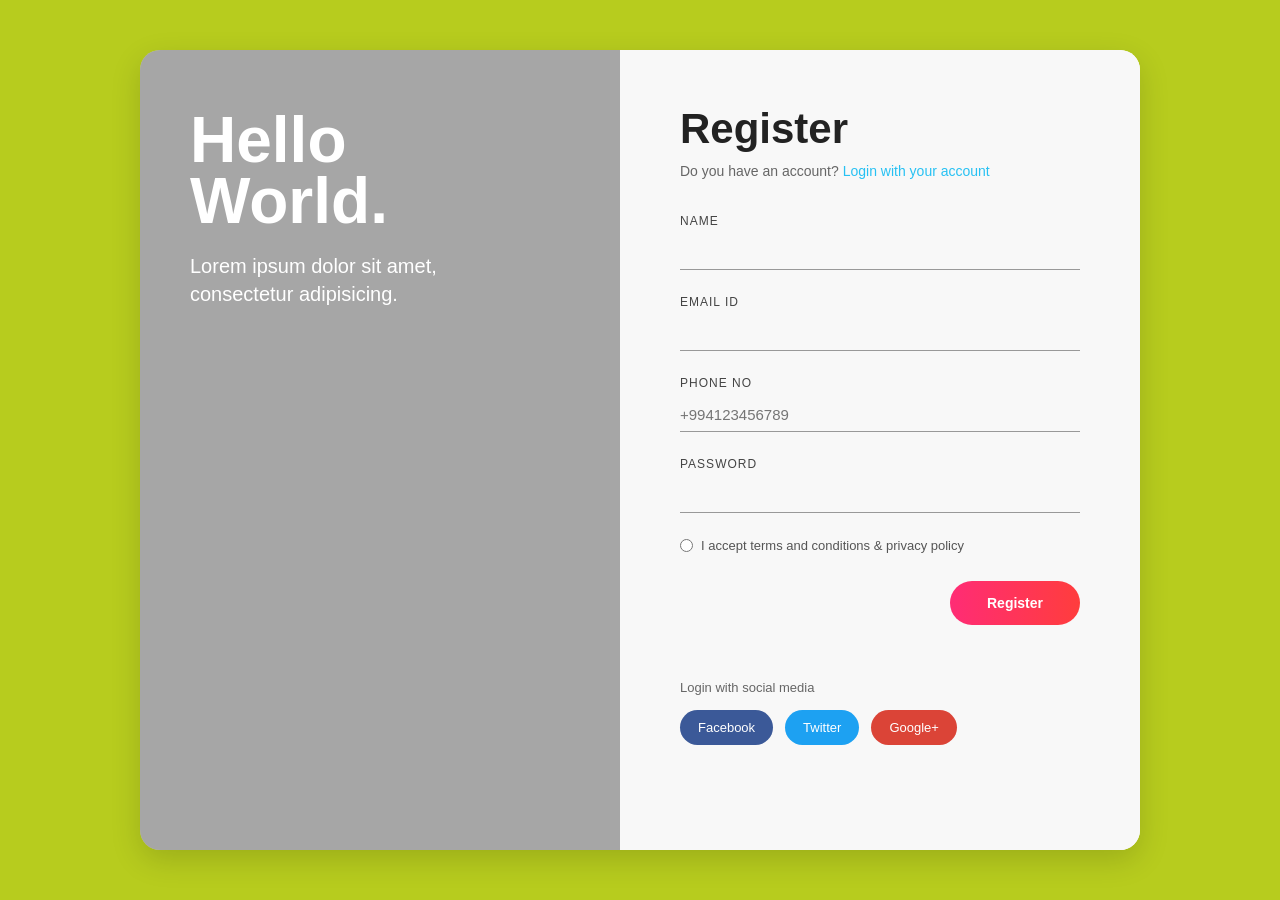
<file: task/index.html>
<!DOCTYPE html>
<html lang="en">
<head>
  <meta charset="UTF-8" />
  <meta name="viewport" content="width=device-width, initial-scale=1.0" />
  <title>Register Form</title>
<link rel="stylesheet" href="style.css">
</head>
<body>
  <div class="container">
    <div class="left">
      <div class="left-content">
        <h1>Hello<br>World.</h1>
        <p>Lorem ipsum dolor sit amet, consectetur adipisicing.</p>
      </div>
    </div>

    <div class="right">
      <h2>Register</h2>
      <p class="subtitle">
        Do you have an account? <a href="login.html">Login with your account</a>
      </p>

      <form>
        <div class="form-group">
          <label>Name</label>
          <input type="text" />
        </div>

        <div class="form-group">
          <label>Email ID</label>
          <input type="email" />
        </div>

        <div class="form-group">
          <label>Phone No</label>
          <input type="text" placeholder="+994123456789" />
        </div>

        <div class="form-group">
          <label>Password</label>
          <input type="password" value="" />
        </div>

        <div class="checkbox-group">
          <input type="radio" />
          <span>I accept terms and conditions & privacy policy</span>
        </div>

        <button class="btn" type="submit">Register</button>
      </form>

      <p class="social-text">Login with social media</p>
      <div class="social-buttons">
        <a href="facebook.html" class="facebook">Facebook</a>
        <a href="twitter.html" class="twitter">Twitter</a>
        <a href="google.html" class="google">Google+</a>
      </div>
    </div>
  </div>
</body>
</html>
</file>
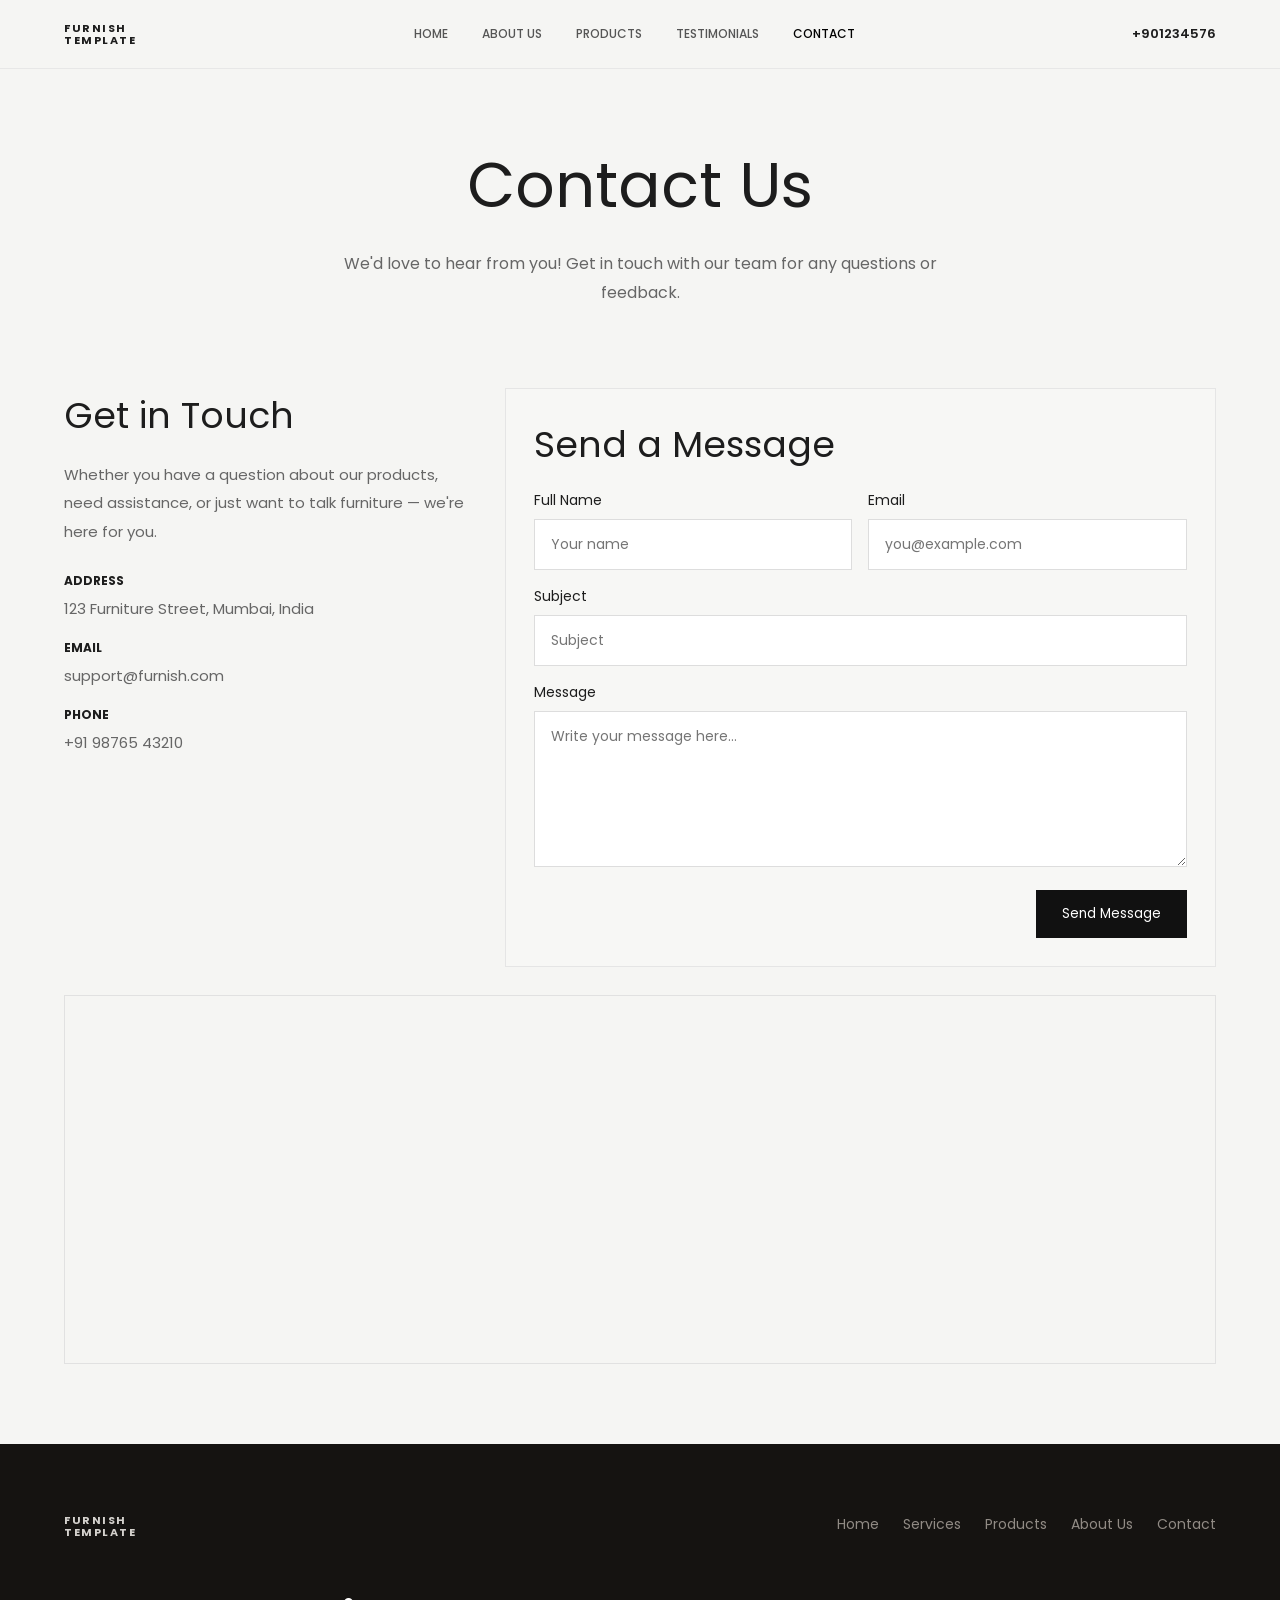
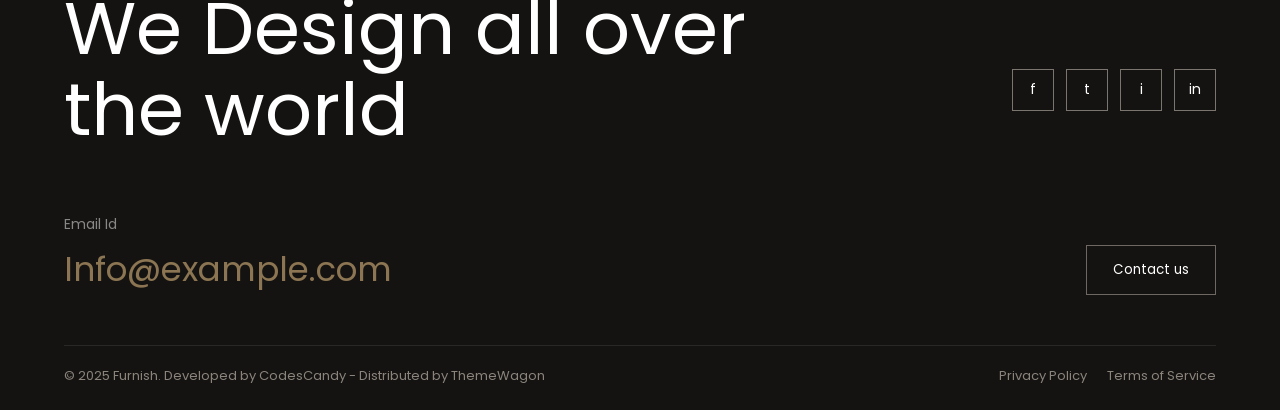
<file: furnish/contact.html>
<!DOCTYPE html>
<html lang="en">
<head>
  <meta charset="UTF-8" /><meta name="viewport" content="width=device-width, initial-scale=1.0" />
  <title>Contact - Furnish</title>
  <link rel="preconnect" href="https://fonts.googleapis.com"><link rel="preconnect" href="https://fonts.gstatic.com" crossorigin>
  <link href="https://fonts.googleapis.com/css2?family=Poppins:wght@300;400;500;600;700&display=swap" rel="stylesheet"><link rel="stylesheet" href="style.css" />
</head>
<body>
<header class="header">
  <div class="container nav">
    <div class="logo"><span>FURNISH</span><span>TEMPLATE</span></div>
    <nav class="menu"><a href="index.html">HOME</a><a href="about.html">ABOUT US</a><a href="products.html">PRODUCTS</a><a href="testimonials.html">TESTIMONIALS</a><a href="contact.html" class="active-link">CONTACT</a></nav>
    <div class="nav-right"><span class="phone">+901234576</span><button class="menu-btn" id="menuToggle">☰</button></div>
  </div>
  <div class="mobile-menu" id="mobileMenu"><a href="index.html">HOME</a><a href="about.html">ABOUT US</a><a href="products.html">PRODUCTS</a><a href="testimonials.html">TESTIMONIALS</a><a href="contact.html">CONTACT</a></div>
</header>

<main>
  <section class="page-hero"><div class="container page-hero-content"><h1>Contact Us</h1><p>We'd love to hear from you! Get in touch with our team for any questions or feedback.</p></div></section>
  <section class="contact-section container">
    <div class="contact-grid">
      <div class="contact-info">
        <h2>Get in Touch</h2>
        <p>Whether you have a question about our products, need assistance, or just want to talk furniture — we're here for you.</p>
        <div class="contact-item"><strong>ADDRESS</strong><span>123 Furniture Street, Mumbai, India</span></div>
        <div class="contact-item"><strong>EMAIL</strong><span>support@furnish.com</span></div>
        <div class="contact-item"><strong>PHONE</strong><span>+91 98765 43210</span></div>
      </div>
      <div class="contact-form-box">
        <h2>Send a Message</h2>
        <form id="contactForm">
          <div class="form-row">
            <div class="form-group"><label>Full Name</label><input type="text" placeholder="Your name" required></div>
            <div class="form-group"><label>Email</label><input type="email" placeholder="you@example.com" required></div>
          </div>
          <div class="form-group"><label>Subject</label><input type="text" placeholder="Subject" required></div>
          <div class="form-group"><label>Message</label><textarea rows="6" placeholder="Write your message here..." required></textarea></div>
          <div class="form-submit"><button type="submit" class="dark-btn">Send Message</button></div>
        </form>
      </div>
    </div>
    <div class="map-box"><iframe src="https://www.google.com/maps?q=Mumbai&output=embed" loading="lazy" referrerpolicy="no-referrer-when-downgrade" allowfullscreen></iframe></div>
  </section>
</main>

<footer class="footer">
  <div class="container footer-top">
    <div class="footer-left"><div class="logo footer-logo"><span>FURNISH</span><span>TEMPLATE</span></div><h2>We Design all over<br>the world</h2><div class="email-box"><span>Email Id</span><p>Info@example.com</p></div></div>
    <div class="footer-right"><nav class="footer-menu"><a href="index.html">Home</a><a href="#">Services</a><a href="products.html">Products</a><a href="about.html">About Us</a><a href="contact.html">Contact</a></nav><div class="socials"><a href="#">f</a><a href="#">t</a><a href="#">i</a><a href="#">in</a></div><button class="contact-btn">Contact us</button></div>
  </div>
  <div class="container footer-bottom"><p>© 2025 Furnish. Developed by CodesCandy - Distributed by ThemeWagon</p><div class="footer-links"><a href="#">Privacy Policy</a><a href="#">Terms of Service</a></div></div>
</footer>
<script src="script.js"></script>
</body>
</html>
</file>
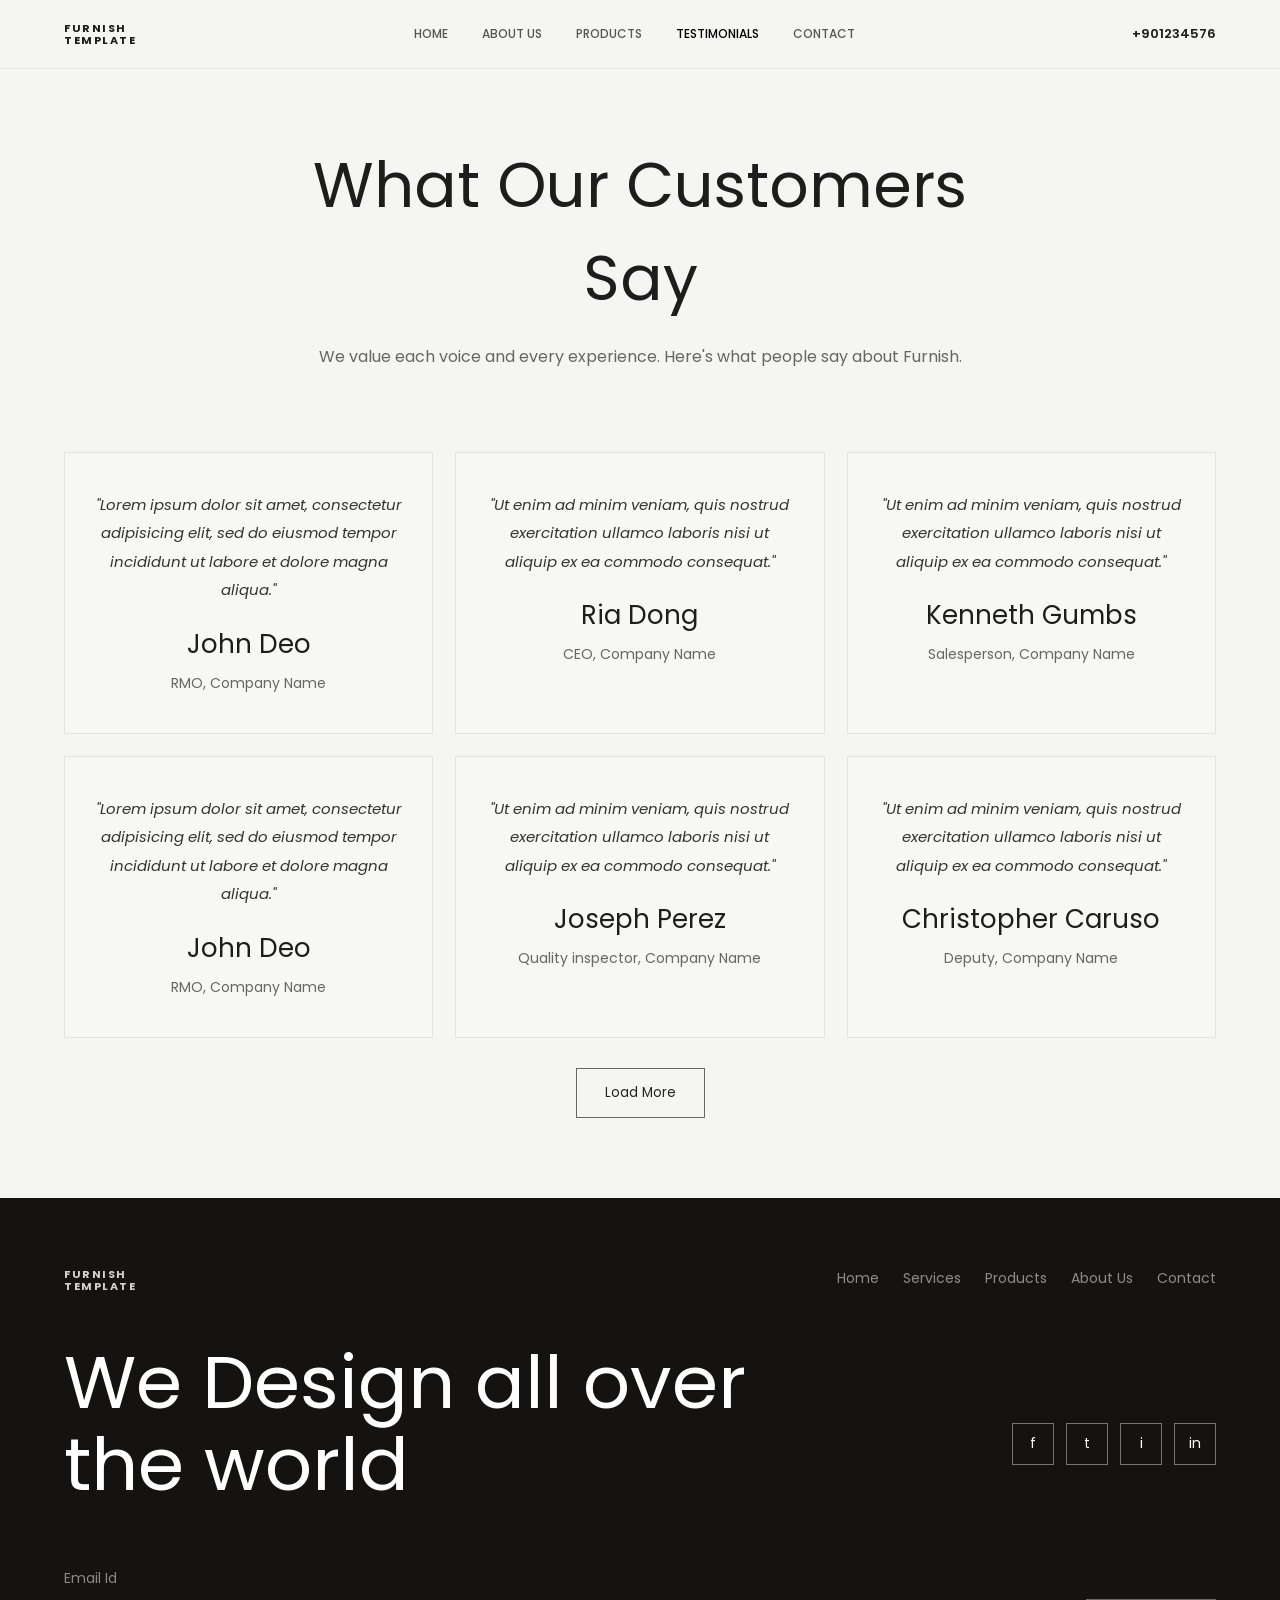
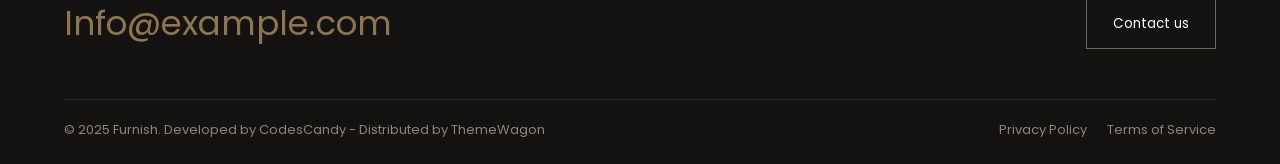
<file: furnish/testimonials.html>
<!DOCTYPE html>
<html lang="en">
<head>
  <meta charset="UTF-8" />
  <meta name="viewport" content="width=device-width, initial-scale=1.0" />
  <title>Testimonials - Furnish</title>
  <link rel="preconnect" href="https://fonts.googleapis.com"><link rel="preconnect" href="https://fonts.gstatic.com" crossorigin>
  <link href="https://fonts.googleapis.com/css2?family=Poppins:wght@300;400;500;600;700&display=swap" rel="stylesheet">
  <link rel="stylesheet" href="style.css" />
</head>
<body>
<header class="header">
  <div class="container nav">
    <div class="logo"><span>FURNISH</span><span>TEMPLATE</span></div>
    <nav class="menu">
      <a href="index.html">HOME</a><a href="about.html">ABOUT US</a><a href="products.html">PRODUCTS</a><a href="testimonials.html" class="active-link">TESTIMONIALS</a><a href="contact.html">CONTACT</a>
    </nav>
    <div class="nav-right"><span class="phone">+901234576</span><button class="menu-btn" id="menuToggle">☰</button></div>
  </div>
  <div class="mobile-menu" id="mobileMenu"><a href="index.html">HOME</a><a href="about.html">ABOUT US</a><a href="products.html">PRODUCTS</a><a href="testimonials.html">TESTIMONIALS</a><a href="contact.html">CONTACT</a></div>
</header>

<main>
  <section class="page-hero"><div class="container page-hero-content"><h1>What Our Customers Say</h1><p>We value each voice and every experience. Here's what people say about Furnish.</p></div></section>
  <section class="testimonials-page container">
    <div class="testimonial-grid">
      <div class="testimonial-card"><p>"Lorem ipsum dolor sit amet, consectetur adipisicing elit, sed do eiusmod tempor incididunt ut labore et dolore magna aliqua."</p><h3>John Deo</h3><span>RMO, Company Name</span></div>
      <div class="testimonial-card"><p>"Ut enim ad minim veniam, quis nostrud exercitation ullamco laboris nisi ut aliquip ex ea commodo consequat."</p><h3>Ria Dong</h3><span>CEO, Company Name</span></div>
      <div class="testimonial-card"><p>"Ut enim ad minim veniam, quis nostrud exercitation ullamco laboris nisi ut aliquip ex ea commodo consequat."</p><h3>Kenneth Gumbs</h3><span>Salesperson, Company Name</span></div>
      <div class="testimonial-card"><p>"Lorem ipsum dolor sit amet, consectetur adipisicing elit, sed do eiusmod tempor incididunt ut labore et dolore magna aliqua."</p><h3>John Deo</h3><span>RMO, Company Name</span></div>
      <div class="testimonial-card"><p>"Ut enim ad minim veniam, quis nostrud exercitation ullamco laboris nisi ut aliquip ex ea commodo consequat."</p><h3>Joseph Perez</h3><span>Quality inspector, Company Name</span></div>
      <div class="testimonial-card"><p>"Ut enim ad minim veniam, quis nostrud exercitation ullamco laboris nisi ut aliquip ex ea commodo consequat."</p><h3>Christopher Caruso</h3><span>Deputy, Company Name</span></div>
      <div class="testimonial-card hidden-extra"><p>"Amazing experience with Furnish. The pieces are premium and the service was excellent."</p><h3>Emily Hart</h3><span>Interior Consultant</span></div>
      <div class="testimonial-card hidden-extra"><p>"Beautiful quality, quick delivery, and very modern designs. I highly recommend them."</p><h3>Daniel Ross</h3><span>Architect</span></div>
      <div class="testimonial-card hidden-extra"><p>"Their furniture transformed my living room. Clean style and practical comfort together."</p><h3>Sophia Lane</h3><span>Home Owner</span></div>
    </div>
    <div class="load-more-wrap"><button id="loadMoreBtn" class="outline-btn">Load More</button></div>
  </section>
</main>

<footer class="footer">
  <div class="container footer-top">
    <div class="footer-left"><div class="logo footer-logo"><span>FURNISH</span><span>TEMPLATE</span></div><h2>We Design all over<br>the world</h2><div class="email-box"><span>Email Id</span><p>Info@example.com</p></div></div>
    <div class="footer-right"><nav class="footer-menu"><a href="index.html">Home</a><a href="#">Services</a><a href="products.html">Products</a><a href="about.html">About Us</a><a href="contact.html">Contact</a></nav><div class="socials"><a href="#">f</a><a href="#">t</a><a href="#">i</a><a href="#">in</a></div><button class="contact-btn">Contact us</button></div>
  </div>
  <div class="container footer-bottom"><p>© 2025 Furnish. Developed by CodesCandy - Distributed by ThemeWagon</p><div class="footer-links"><a href="#">Privacy Policy</a><a href="#">Terms of Service</a></div></div>
</footer>
<script src="script.js"></script>
</body>
</html>
</file>
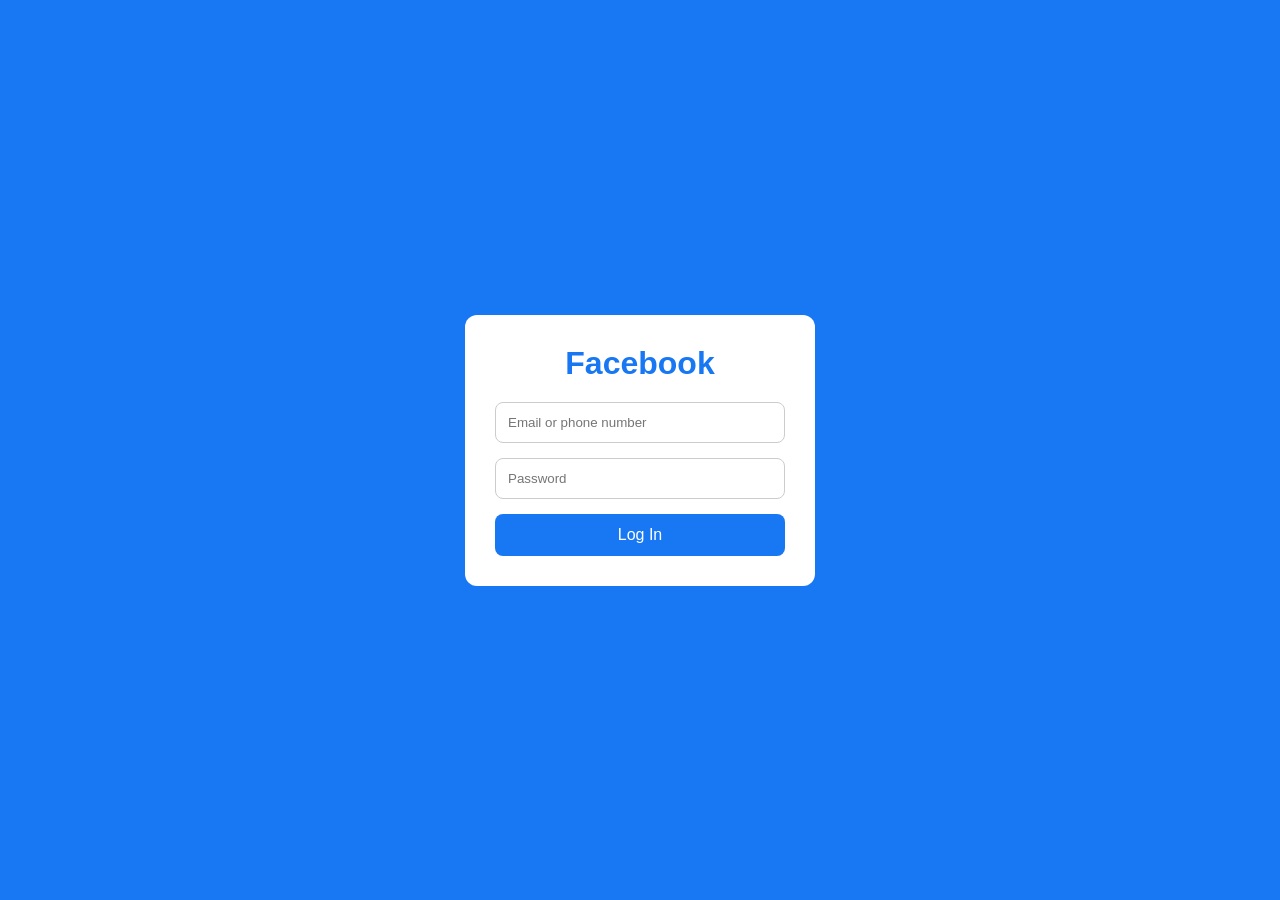
<file: task/facebook.html>
<!DOCTYPE html>
<html lang="en">
<head>
  <meta charset="UTF-8" />
  <meta name="viewport" content="width=device-width, initial-scale=1.0" />
  <title>Facebook Login</title>
  <style>
    * {
      margin: 0;
      padding: 0;
      box-sizing: border-box;
      font-family: Arial, sans-serif;
    }

    body {
      min-height: 100vh;
      display: flex;
      justify-content: center;
      align-items: center;
      background: #1877f2;
    }

    .box {
      background: white;
      width: 350px;
      padding: 30px;
      border-radius: 12px;
      text-align: center;
    }

    h1 {
      color: #1877f2;
      margin-bottom: 20px;
    }

    input {
      width: 100%;
      padding: 12px;
      margin-bottom: 15px;
      border: 1px solid #ccc;
      border-radius: 8px;
    }

    button {
      width: 100%;
      padding: 12px;
      border: none;
      background: #1877f2;
      color: white;
      border-radius: 8px;
      font-size: 16px;
      cursor: pointer;
    }
  </style>
</head>
<body>
  <div class="box">
    <h1>Facebook</h1>
    <form>
      <input type="text" placeholder="Email or phone number" />
      <input type="password" placeholder="Password" />
      <button type="submit">Log In</button>
    </form>
  </div>
</body>
</html>
</file>
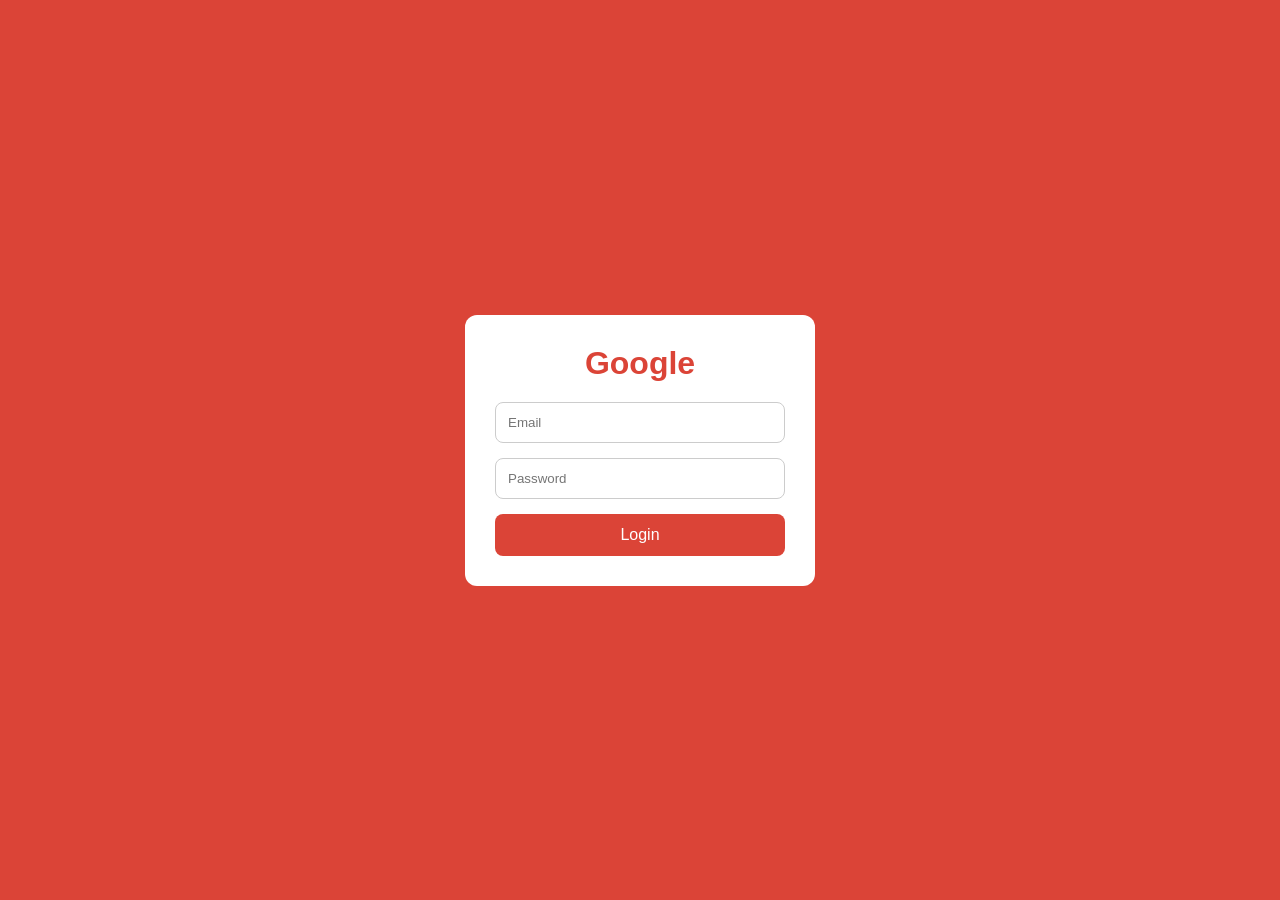
<file: task/google.html>
<!DOCTYPE html>
<html lang="en">
<head>
  <meta charset="UTF-8" />
  <meta name="viewport" content="width=device-width, initial-scale=1.0" />
  <title>Google Login</title>
  <style>
    * {
      margin: 0;
      padding: 0;
      box-sizing: border-box;
      font-family: Arial, sans-serif;
    }

    body {
      min-height: 100vh;
      display: flex;
      justify-content: center;
      align-items: center;
      background: #db4437;
    }

    .box {
      background: white;
      width: 350px;
      padding: 30px;
      border-radius: 12px;
      text-align: center;
    }

    h1 {
      color: #db4437;
      margin-bottom: 20px;
    }

    input {
      width: 100%;
      padding: 12px;
      margin-bottom: 15px;
      border: 1px solid #ccc;
      border-radius: 8px;
    }

    button {
      width: 100%;
      padding: 12px;
      border: none;
      background: #db4437;
      color: white;
      border-radius: 8px;
      font-size: 16px;
      cursor: pointer;
    }
  </style>
</head>
<body>
  <div class="box">
    <h1>Google</h1>
    <form>
      <input type="email" placeholder="Email" />
      <input type="password" placeholder="Password" />
      <button type="submit">Login</button>
    </form>
  </div>
</body>
</html>
</file>
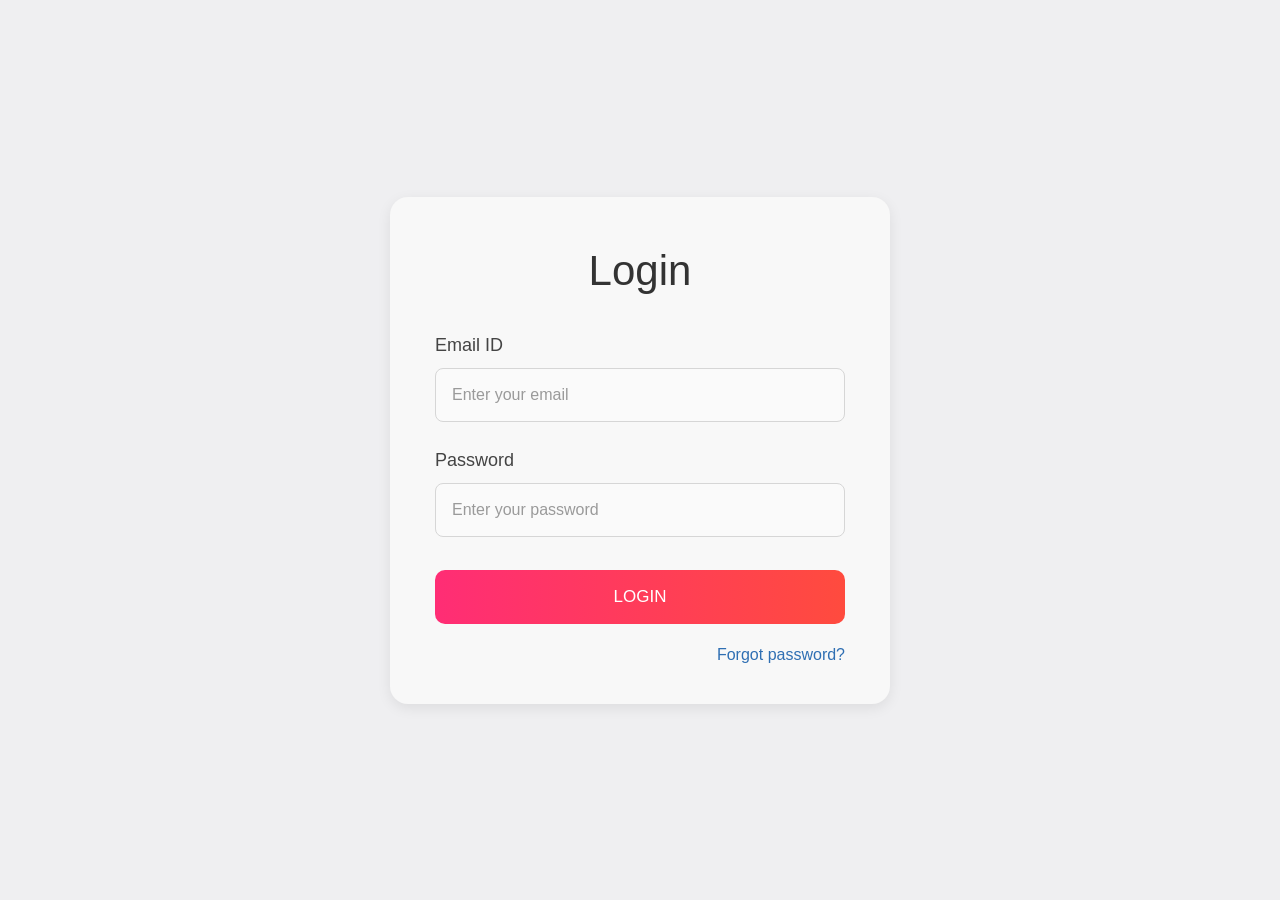
<file: task/login.html>
<!DOCTYPE html>
<html lang="en">
<head>
  <meta charset="UTF-8" />
  <meta name="viewport" content="width=device-width, initial-scale=1.0" />
  <title>Login Page</title>
  <style>
    * {
      margin: 0;
      padding: 0;
      box-sizing: border-box;
      font-family: Arial, sans-serif;
    }

    body {
      min-height: 100vh;
      display: flex;
      justify-content: center;
      align-items: center;
      background: #efeff1;
    }

    .login-box {
      width: 500px;
      background: #f8f8f8;
      padding: 50px 45px 40px;
      border-radius: 18px;
      box-shadow: 0 4px 14px rgba(0, 0, 0, 0.08);
    }

    .login-box h1 {
      text-align: center;
      font-size: 42px;
      color: #333;
      margin-bottom: 40px;
      font-weight: 500;
    }

    .form-group {
      margin-bottom: 28px;
    }

    .form-group label {
      display: block;
      font-size: 18px;
      color: #444;
      margin-bottom: 12px;
    }

    .form-group input {
      width: 100%;
      height: 54px;
      border: 1px solid #d6d6d6;
      border-radius: 8px;
      padding: 0 16px;
      font-size: 16px;
      outline: none;
      background: #fafafa;
    }

    .form-group input::placeholder {
      color: #9a9a9a;
    }

    .login-btn {
      width: 100%;
      height: 54px;
      border: none;
      border-radius: 10px;
      background: linear-gradient(to right, #ff2d75, #ff4b3e);
      color: white;
      font-size: 17px;
      cursor: pointer;
      margin-top: 5px;
    }

    .forgot-password {
      text-align: right;
      margin-top: 22px;
    }

    .forgot-password a {
      text-decoration: none;
      color: #2f6fb3;
      font-size: 16px;
    }

    .forgot-password a:hover {
      text-decoration: underline;
    }
  </style>
</head>
<body>
  <div class="login-box">
    <h1>Login</h1>

    <form>
      <div class="form-group">
        <label for="email">Email ID</label>
        <input type="email" id="email" placeholder="Enter your email" />
      </div>

      <div class="form-group">
        <label for="password">Password</label>
        <input type="password" id="password" placeholder="Enter your password" />
      </div>

      <button type="submit" class="login-btn">LOGIN</button>

      <div class="forgot-password">
        <a href="#">Forgot password?</a>
      </div>
    </form>
  </div>
</body>
</html>
</file>
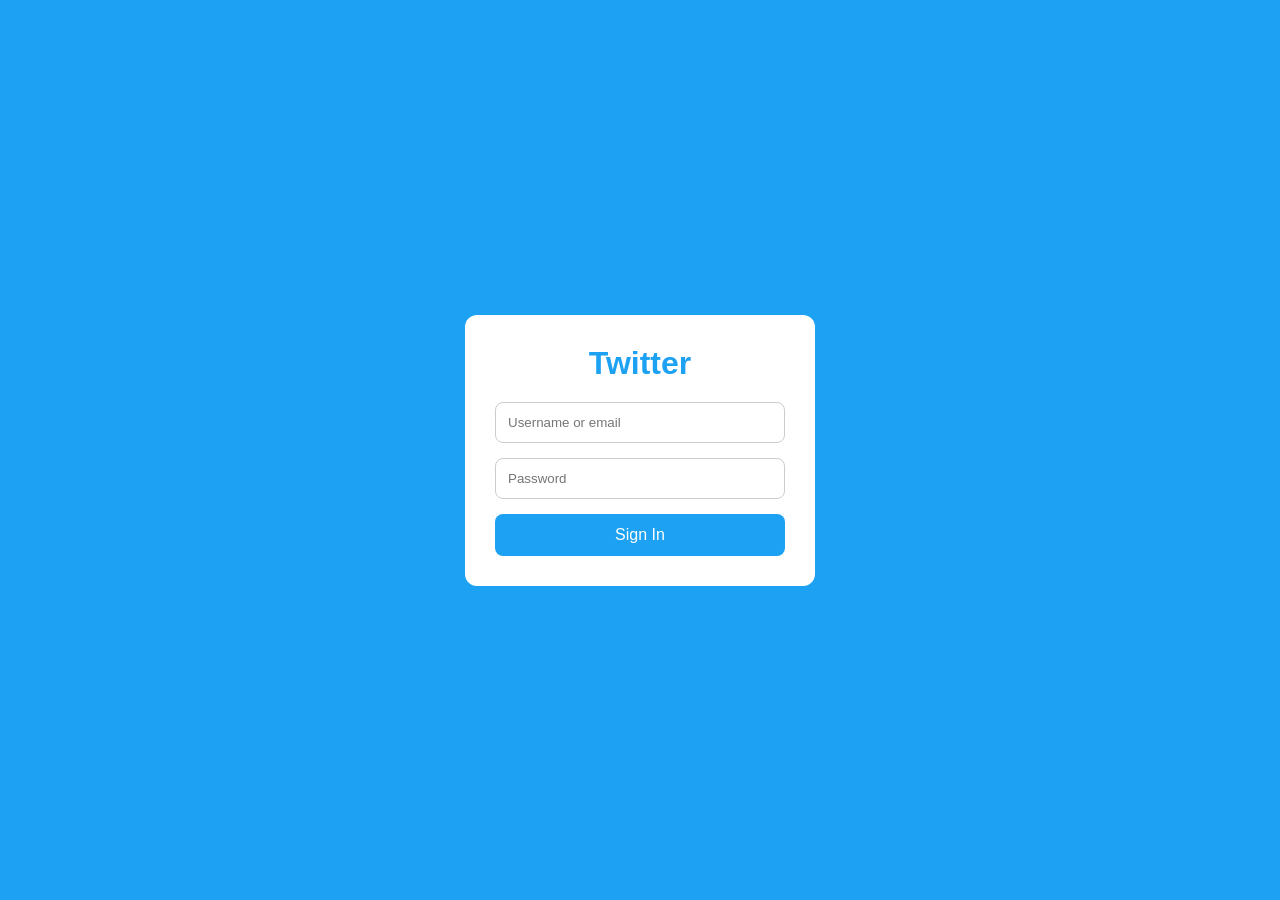
<file: task/twitter.html>
<!DOCTYPE html>
<html lang="en">
<head>
  <meta charset="UTF-8" />
  <meta name="viewport" content="width=device-width, initial-scale=1.0" />
  <title>Twitter Login</title>
  <style>
    * {
      margin: 0;
      padding: 0;
      box-sizing: border-box;
      font-family: Arial, sans-serif;
    }

    body {
      min-height: 100vh;
      display: flex;
      justify-content: center;
      align-items: center;
      background: #1da1f2;
    }

    .box {
      background: white;
      width: 350px;
      padding: 30px;
      border-radius: 12px;
      text-align: center;
    }

    h1 {
      color: #1da1f2;
      margin-bottom: 20px;
    }

    input {
      width: 100%;
      padding: 12px;
      margin-bottom: 15px;
      border: 1px solid #ccc;
      border-radius: 8px;
    }

    button {
      width: 100%;
      padding: 12px;
      border: none;
      background: #1da1f2;
      color: white;
      border-radius: 8px;
      font-size: 16px;
      cursor: pointer;
    }
  </style>
</head>
<body>
  <div class="box">
    <h1>Twitter</h1>
    <form>
      <input type="text" placeholder="Username or email" />
      <input type="password" placeholder="Password" />
      <button type="submit">Sign In</button>
    </form>
  </div>
</body>
</html>
</file>
<file: task/style.css>
* {
      margin: 0;
      padding: 0;
      box-sizing: border-box;
      font-family: Arial, sans-serif;
    }

    body {
      background: #b7cc1e;
      display: flex;
      justify-content: center;
      align-items: center;
      min-height: 100vh;
    }

    .container {
      width: 1000px;
      height: 800px;
      background: #fff;
      border-radius: 20px;
      overflow: hidden;
      display: flex;
      box-shadow: 0 10px 30px rgba(0, 0, 0, 0.15);
    }

    .left {
      width: 48%;
      background: url("https://images.unsplash.com/photo-1507525428034-b723cf961d3e?auto=format&fit=crop&w=900&q=80") center/cover no-repeat;
      position: relative;
      color: white;
      padding: 60px 50px;
    }

    .left::before {
      content: "";
      position: absolute;
      inset: 0;
      background: rgba(0, 0, 0, 0.35);
    }

    .left-content {
      position: relative;
      z-index: 1;
    }

    .left h1 {
      font-size: 64px;
      line-height: 0.95;
      font-weight: 700;
      margin-bottom: 20px;
    }

    .left p {
      font-size: 20px;
      max-width: 250px;
      line-height: 1.4;
    }

    .right {
      width: 52%;
      padding: 55px 60px;
      background: #f8f8f8;
    }

    .right h2 {
      font-size: 42px;
      margin-bottom: 10px;
      color: #222;
    }

    .subtitle {
      font-size: 14px;
      color: #666;
      margin-bottom: 35px;
    }

    .subtitle a {
      color: #27c1f3;
      text-decoration: none;
    }

    .form-group {
      margin-bottom: 25px;
    }

    .form-group label {
      display: block;
      font-size: 12px;
      color: #444;
      margin-bottom: 8px;
      text-transform: uppercase;
      letter-spacing: 1px;
    }

    .form-group input {
      width: 100%;
      border: none;
      border-bottom: 1px solid #999;
      background: transparent;
      outline: none;
      padding: 8px 0;
      font-size: 15px;
    }

    .checkbox-group {
      display: flex;
      align-items: center;
      gap: 8px;
      margin: 18px 0 28px;
      font-size: 13px;
      color: #555;
    }

    .btn {
      display: block;
      width: 130px;
      margin-left: auto;
      background: linear-gradient(90deg, #ff2c75, #ff3d3d);
      color: white;
      border: none;
      padding: 14px 0;
      border-radius: 25px;
      font-size: 14px;
      cursor: pointer;
      font-weight: bold;
    }

    .social-text {
      margin-top: 55px;
      font-size: 13px;
      color: #666;
      margin-bottom: 15px;
    }

    .social-buttons {
      display: flex;
      gap: 12px;
      flex-wrap: wrap;
    }

    .social-buttons a {
      text-decoration: none;
      color: white;
      font-size: 13px;
      padding: 10px 18px;
      border-radius: 20px;
      display: inline-block;
    }

    .facebook {
      background: #3b5998;
    }

    .twitter {
      background: #1da1f2;
    }

    .google {
      background: #db4437;
    }

    @media (max-width: 900px) {
      .container {
        width: 95%;
        height: auto;
        flex-direction: column;
      }

      .left,
      .right {
        width: 100%;
      }

      .left {
        min-height: 280px;
      }
    }
</file>
<file: furnish/style.css>
*{margin:0;padding:0;box-sizing:border-box}body{font-family:'Poppins',sans-serif;background:#f5f5f3;color:#1d1d1d}a{text-decoration:none;color:inherit}img{max-width:100%;display:block}button,input,textarea,select{font-family:inherit}button{cursor:pointer}.container{width:90%;max-width:1180px;margin:0 auto}.header{border-bottom:1px solid #e7e7e7;background:#f5f5f3;position:sticky;top:0;z-index:50}.nav{display:flex;align-items:center;justify-content:space-between;padding:22px 0}.logo{display:flex;flex-direction:column;font-size:11px;font-weight:700;line-height:1.1;letter-spacing:1.5px}.menu{display:flex;gap:34px}.menu a{font-size:12px;color:#555;font-weight:500}.menu a:hover,.active-link{color:#000!important}.nav-right{display:flex;align-items:center;gap:16px}.phone{font-size:13px;font-weight:600}.menu-btn{background:transparent;border:none;font-size:20px;display:none}.mobile-menu{display:none;flex-direction:column;padding:0 5% 18px;gap:12px}.mobile-menu a{font-size:14px;color:#444}.hero{padding:50px 0 80px}.hero-wrapper{display:flex;align-items:center;justify-content:center;gap:30px}.arrow{background:transparent;border:none;font-size:32px;color:#111;transition:.3s}.arrow:hover{transform:scale(1.15)}.slider{width:100%;max-width:780px;overflow:hidden}.slides{position:relative;min-height:520px}.slide{position:absolute;inset:0;opacity:0;transform:translateX(50px);transition:.6s ease;text-align:center;pointer-events:none}.slide.active{opacity:1;transform:translateX(0);pointer-events:auto}.discount{color:#c99246;font-size:34px;font-weight:500;margin-bottom:10px}.slide h1{font-size:60px;line-height:1.05;font-weight:400;margin-bottom:22px}.slide img{width:430px;height:280px;object-fit:cover;margin:0 auto 24px;border-radius:16px}.subtitle{font-size:14px;color:#666;margin-bottom:12px}.price{font-size:18px;font-weight:600;margin-bottom:16px}.details-btn,.dark-btn{background:#111;color:#fff;border:none;padding:14px 26px}.collection{padding:60px 0 90px}.section-head{max-width:420px;margin-bottom:40px}.section-head h2{font-size:52px;font-weight:400;line-height:1.1;margin-bottom:16px}.section-head p{font-size:14px;line-height:1.8;color:#666}.cards{display:grid;grid-template-columns:repeat(3,1fr);gap:24px}.card{text-align:center}.card-img{background:#ece9e9;padding:30px;min-height:340px;display:flex;align-items:center;justify-content:center}.card-img img{width:220px;height:240px;object-fit:cover;border-radius:12px}.card h3{font-size:16px;margin:18px 0 8px;font-weight:500}.card p{font-size:14px;color:#444}.card del{color:#888;margin-right:6px}.dots{text-align:center;margin-top:24px}.dot{width:8px;height:8px;border-radius:50%;display:inline-block;background:#b8b8b8;margin:0 4px}.dot.active{background:#111}.testimonial{background:url("https://images.unsplash.com/photo-1505693416388-ac5ce068fe85?auto=format&fit=crop&w=1600&q=80") center/cover no-repeat;min-height:380px;display:flex;align-items:center;justify-content:center;margin:40px 0 70px}.testimonial-overlay{width:100%;padding:40px 20px;display:flex;justify-content:center}.testimonial-box{background:rgba(255,255,255,.92);max-width:620px;padding:34px 42px;text-align:center}.testimonial-box p{color:#555;font-size:14px;line-height:1.9;margin-bottom:18px}.testimonial-box h4{font-size:18px;font-weight:500;margin-bottom:6px}.testimonial-box span{font-size:13px;color:#777}.newsletter{text-align:center;padding:0 0 70px}.newsletter h2{font-size:40px;font-weight:400;margin-bottom:24px}.newsletter-form{max-width:700px;margin:0 auto;display:flex}.newsletter-form input{flex:1;padding:16px 18px;border:1px solid #ddd;outline:none;font-size:14px;background:#fff}.newsletter-form button{background:#111;color:#fff;padding:16px 28px;border:none}.page-hero{padding:70px 0 60px}.page-hero-content{text-align:center;max-width:760px}.page-hero-content h1{font-size:62px;font-weight:400;margin-bottom:18px}.page-hero-content p{font-size:16px;line-height:1.8;color:#666;max-width:650px;margin:0 auto}.section-title{font-size:42px;font-weight:400;margin-bottom:32px}.section-title.center{text-align:center}.about-story{padding:30px 0 70px}.about-grid{display:grid;grid-template-columns:1.1fr 1fr;gap:60px;align-items:center}.about-image img{width:100%;height:420px;object-fit:cover}.about-text h2{font-size:44px;font-weight:400;margin-bottom:18px}.about-text p{font-size:15px;line-height:1.9;color:#666;margin-bottom:16px}.values-section{background:#eceae7;padding:70px 0}.values-grid{display:grid;grid-template-columns:repeat(3,1fr);gap:24px}.value-card{background:#fff;padding:44px 28px;text-align:center;border:1px solid #e6e6e6}.value-icon{font-size:38px;margin-bottom:16px}.value-card h3{font-size:22px;margin-bottom:14px;font-weight:500}.value-card p{font-size:14px;color:#666;line-height:1.8}.team-section{padding:70px 0 80px}.team-grid{display:grid;grid-template-columns:repeat(4,1fr);gap:30px;text-align:center}.team-card img{width:170px;height:170px;border-radius:50%;object-fit:cover;margin:0 auto 18px}.team-card h3{font-size:22px;font-weight:500;margin-bottom:6px}.team-card p{color:#777;font-size:14px}.testimonials-page{padding:20px 0 80px}.testimonial-grid{display:grid;grid-template-columns:repeat(3,1fr);gap:22px}.testimonial-card{border:1px solid #e3e3e3;background:#f7f7f5;padding:38px 30px;text-align:center}.testimonial-card p{font-size:15px;color:#333;line-height:1.9;margin-bottom:20px;font-style:italic}.testimonial-card h3{font-size:26px;font-weight:400;margin-bottom:6px}.testimonial-card span{font-size:14px;color:#666}.hidden-extra{display:none}.load-more-wrap{text-align:center;margin-top:30px}.outline-btn{padding:14px 28px;background:transparent;border:1px solid #666;color:#222}.contact-section{padding:20px 0 80px}.contact-grid{display:grid;grid-template-columns:.8fr 1.4fr;gap:34px;align-items:start}.contact-info h2,.contact-form-box h2{font-size:36px;font-weight:400;margin-bottom:18px}.contact-info p{font-size:15px;line-height:1.9;color:#666;margin-bottom:26px}.contact-item{margin-bottom:18px}.contact-item strong{display:block;font-size:12px;margin-bottom:6px}.contact-item span{color:#666;font-size:15px}.contact-form-box{border:1px solid #e5e5e5;padding:28px;background:#f7f7f5}.form-row{display:grid;grid-template-columns:1fr 1fr;gap:16px}.form-group{margin-bottom:16px}.form-group label{display:block;font-size:14px;margin-bottom:8px}.form-group input,.form-group textarea{width:100%;padding:14px 16px;border:1px solid #ddd;background:#fff;outline:none;font-size:14px}.form-submit{text-align:right}.map-box{margin-top:28px;border:1px solid #e1e1e1;overflow:hidden}.map-box iframe{width:100%;height:360px;border:0}.products-section{padding:20px 0 80px}.products-layout{display:grid;grid-template-columns:280px 1fr;gap:30px}.filters h3{font-size:28px;font-weight:500;margin-bottom:18px}.filter-box{background:#eceae7;padding:18px 16px;margin-bottom:16px}.filter-box h4{font-size:12px;margin-bottom:14px;font-weight:700}.filter-box label{display:block;margin-bottom:10px;font-size:14px;color:#333}.full-btn{width:100%}.products-topbar{display:flex;justify-content:flex-end;margin-bottom:18px}.products-topbar select{padding:12px 14px;border:1px solid #ddd;background:#fff}.products-grid{display:grid;grid-template-columns:repeat(3,1fr);gap:22px}.product-card{background:#f7f7f5;border:1px solid #e5e5e5}.product-image{background:#ece9e7;padding:24px;min-height:290px;display:flex;align-items:center;justify-content:center}.product-image img{width:220px;height:220px;object-fit:cover}.product-info{padding:18px}.product-info span{display:block;font-size:11px;color:#777;margin-bottom:10px}.product-info h3{font-size:27px;font-weight:400;margin-bottom:8px;line-height:1.2}.product-info p{margin-bottom:14px;font-size:16px}.product-info del{color:#777;margin-right:6px}.product-info button{background:#111;color:#fff;border:0;padding:10px 14px;font-size:13px}.pagination{display:flex;justify-content:center;gap:6px;margin-top:26px}.page-btn{width:34px;height:34px;border:1px solid #ddd;background:#fff}.active-page{background:#111;color:#fff}.footer{background:#151311;color:#fff;padding:70px 0 24px}.footer-top{display:flex;justify-content:space-between;gap:60px;padding-bottom:50px}.footer-left h2{font-size:74px;font-weight:400;line-height:1.1;margin:50px 0 60px}.footer-logo{color:#d4d1cd}.email-box span{font-size:14px;color:#888}.email-box p{font-size:34px;color:#8b7552;margin-top:8px}.footer-right{display:flex;flex-direction:column;align-items:flex-end;justify-content:space-between}.footer-menu{display:flex;gap:24px;flex-wrap:wrap}.footer-menu a{color:#918b85;font-size:14px}.socials{display:flex;gap:12px}.socials a{width:42px;height:42px;border:1px solid #7a756f;display:flex;align-items:center;justify-content:center;color:#fff;font-size:14px}.contact-btn{background:transparent;color:#fff;border:1px solid #6e6862;padding:14px 26px}.footer-bottom{border-top:1px solid #2b2724;padding-top:20px;display:flex;justify-content:space-between;flex-wrap:wrap;gap:16px}.footer-bottom p,.footer-links a{font-size:13px;color:#8a847d}.footer-links{display:flex;gap:20px}@media (max-width:1100px){.products-grid{grid-template-columns:repeat(2,1fr)}.team-grid{grid-template-columns:repeat(2,1fr)}.testimonial-grid{grid-template-columns:repeat(2,1fr)}.about-grid,.contact-grid,.products-layout,.cards{grid-template-columns:1fr}.footer-top{flex-direction:column}.footer-right{align-items:flex-start;gap:32px}}@media (max-width:768px){.menu{display:none}.menu-btn{display:block}.page-hero-content h1,.slide h1{font-size:42px}.section-title,.about-text h2,.contact-info h2,.contact-form-box h2,.section-head h2,.newsletter h2{font-size:30px}.form-row,.products-grid,.testimonial-grid,.values-grid,.team-grid{grid-template-columns:1fr}.hero-wrapper{gap:10px}.slide img{width:100%;max-width:340px;height:220px}.footer-left h2{font-size:44px}.email-box p{font-size:24px}.newsletter-form{flex-direction:column;gap:12px}}
</file>
